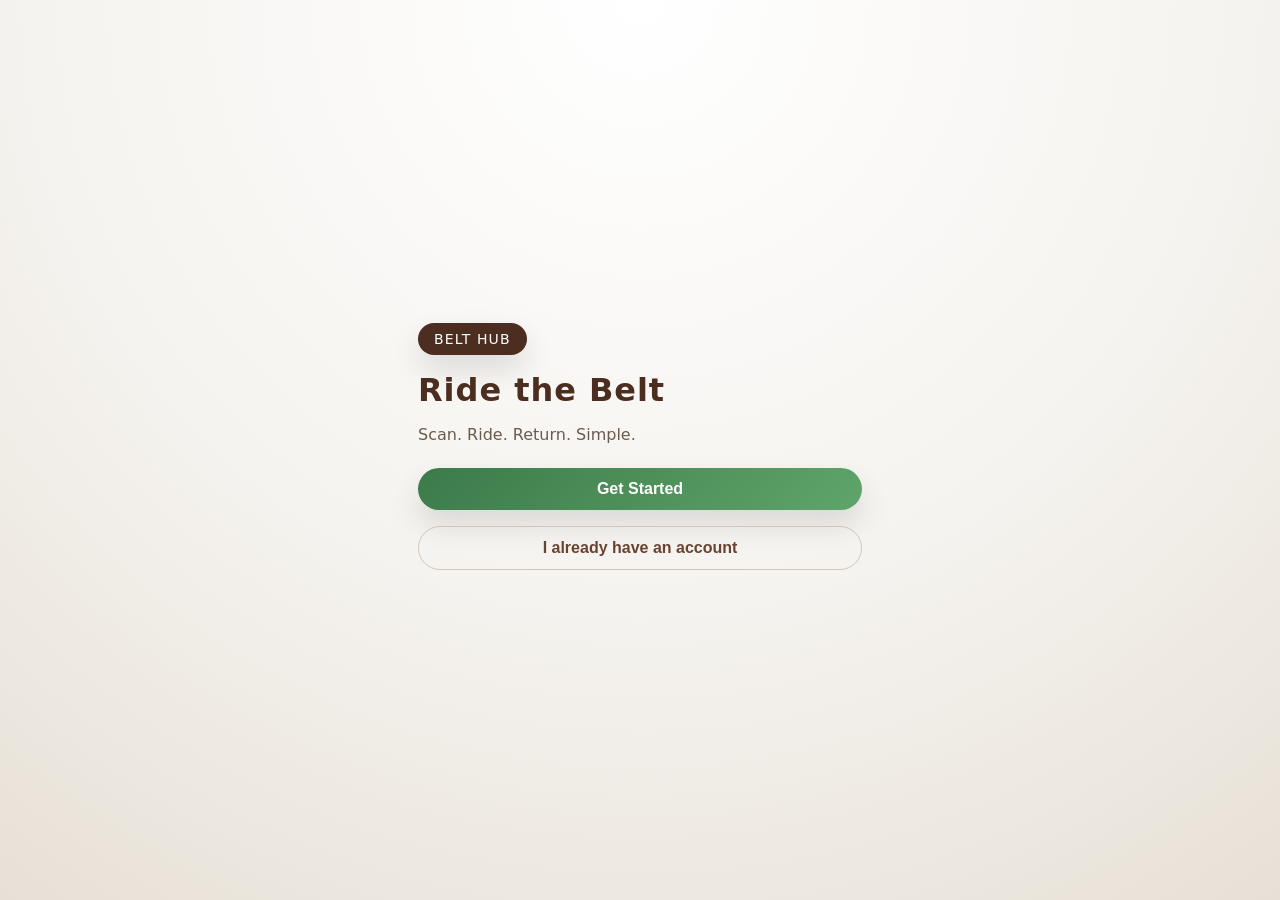
<file: index.html>
<!DOCTYPE html>
<html lang="en">
<head>
  <meta charset="UTF-8" />
  <title>Belt Hub</title>
  <meta name="viewport" content="width=device-width, initial-scale=1" />
  <link rel="stylesheet" href="/styles/style.css" />
</head>
<body>
  <div id="app">

    <!-- 1. WELCOME -->
    <section class="page" id="page-welcome">
      <div class="logo-badge">Belt Hub</div>
      <h1 class="title">Ride the Belt</h1>
      <p class="subtitle">Scan. Ride. Return. Simple.</p>
      <button class="btn primary" data-go="page-auth">Get Started</button>
      <button class="btn ghost" data-go="page-auth">I already have an account</button>
    </section>

    <!-- 2. AUTH (LOGIN / REGISTER) -->
    <section class="page hidden" id="page-auth">
      <h2 class="title">Sign in or create account</h2>
      <div class="card">
        <label class="field">
          <span>Email</span>
          <input type="email" id="auth-email" />
        </label>
        <label class="field">
          <span>Password</span>
          <input type="password" id="auth-password" />
        </label>
        <button class="btn primary" id="btn-login">Continue</button>
      </div>
      <button class="btn text" data-go="page-welcome">Back</button>
    </section>

    <!-- 3. HOME / START RIDE -->
    <section class="page hidden" id="page-home">
      <h2 class="title">Belt Hub</h2>
      <p class="subtitle">Bikes near you: <span id="bike-count">12</span></p>

      <div class="bubble-stack">
        <button class="bubble main" data-go="page-qr">
          Start Ride
        </button>
        <button class="bubble" data-go="page-history">
          My Rides
        </button>
        <button class="bubble" data-go="page-payment">
          Payment
        </button>
        <button class="bubble" data-go="page-help">
          Help
        </button>
      </div>
    </section>

    <!-- 4. QR SCAN BIKE -->
    <section class="page hidden" id="page-qr">
      <h2 class="title">Scan your bike</h2>
      <p class="subtitle">Point your camera at the QR code on the bike.</p>

      <div class="card qr-card">
        <div class="qr-placeholder">
          Camera preview here
        </div>
        <p class="note">
          When we detect a bike, we’ll show its ID and ask you to confirm.
        </p>
      </div>

      <button class="btn primary" id="btn-mock-scan">Mock scan bike #14</button>
      <button class="btn text" data-go="page-home">Cancel</button>
    </section>

    <!-- 5. ACTIVE RIDE -->
    <section class="page hidden" id="page-ride">
      <h2 class="title">You’re riding</h2>
      <p class="subtitle">Bike <span id="ride-bike-id">#14</span></p>

      <div class="timer-ring">
        <div class="timer-time" id="ride-timer">00:00:00</div>
      </div>
      <p class="note">
        $25 per hour. A $100 deposit is held until you end your ride.
      </p>

      <button class="btn danger" id="btn-end-ride">End Ride</button>
    </section>

    <!-- 6. END RIDE / SUMMARY -->
    <section class="page hidden" id="page-summary">
      <h2 class="title">Ride summary</h2>
      <div class="card">
        <p><strong>Bike:</strong> <span id="summary-bike-id">#14</span></p>
        <p><strong>Duration:</strong> <span id="summary-duration">00:32:15</span></p>
        <p><strong>Cost:</strong> $<span id="summary-cost">13.40</span></p>
        <p><strong>Deposit held:</strong> $100.00</p>
        <p><strong>Deposit returned:</strong> $<span id="summary-return">86.60</span></p>
      </div>
      <button class="btn primary" data-go="page-home">Done</button>
    </section>

  </div>

  <script type="module" src="/app.js"></script>
</body>
</html>
</file>
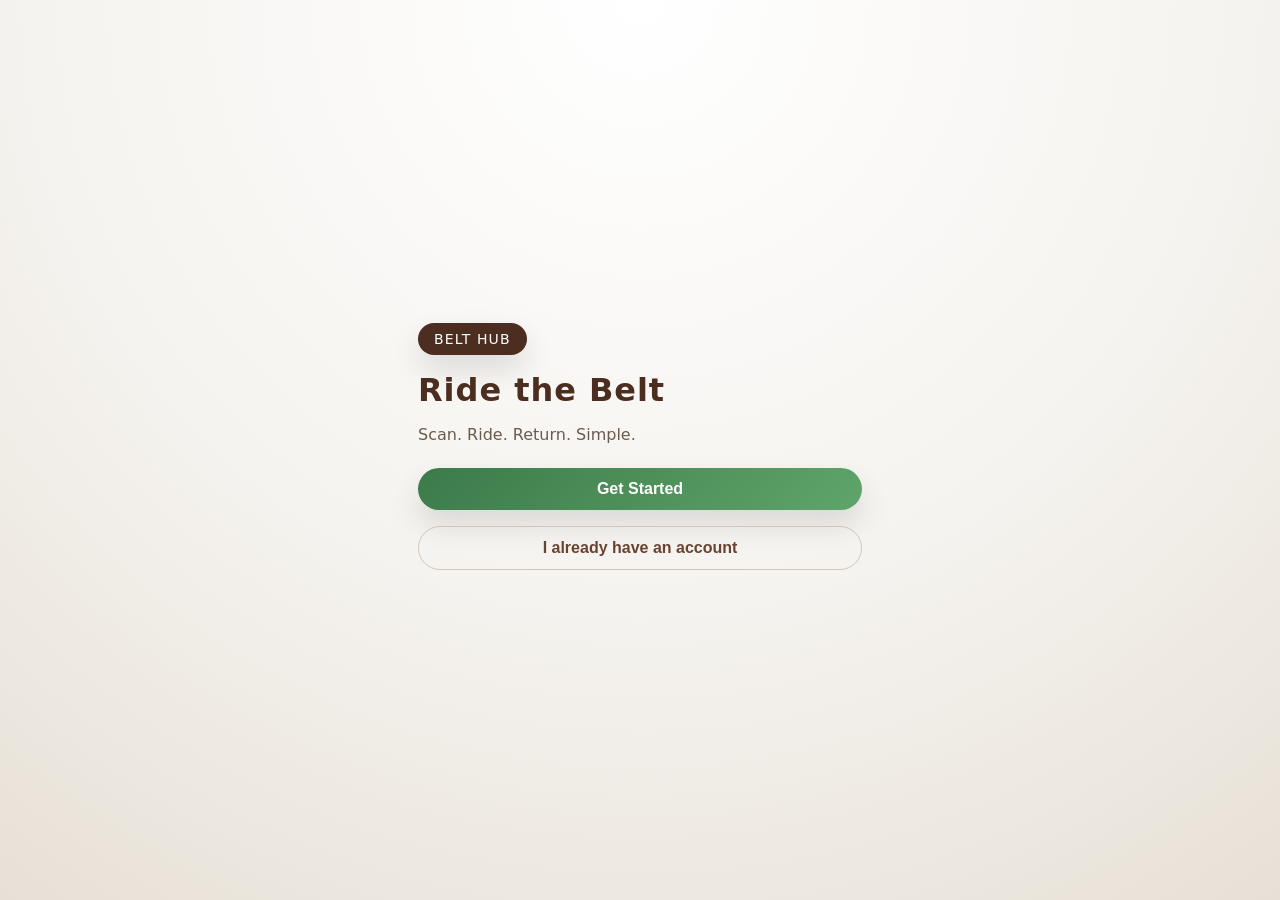
<file: public/index.html>
<!DOCTYPE html>
<html lang="en">
<head>
  <meta charset="UTF-8" />
  <title>Belt Hub</title>
  <meta name="viewport" content="width=device-width, initial-scale=1" />
  <link rel="stylesheet" href="/styles/style.css" />
</head>
<body>
  <div id="app">

    <!-- 1. WELCOME -->
    <section class="page" id="page-welcome">
      <div class="logo-badge">Belt Hub</div>
      <h1 class="title">Ride the Belt</h1>
      <p class="subtitle">Scan. Ride. Return. Simple.</p>
      <button class="btn primary" data-go="page-auth">Get Started</button>
      <button class="btn ghost" data-go="page-auth">I already have an account</button>
    </section>

    <!-- 2. AUTH (LOGIN / REGISTER) -->
    <section class="page hidden" id="page-auth">
      <h2 class="title">Sign in or create account</h2>
      <div class="card">
        <label class="field">
          <span>Email</span>
          <input type="email" id="auth-email" />
        </label>
        <label class="field">
          <span>Password</span>
          <input type="password" id="auth-password" />
        </label>
        <button class="btn primary" id="btn-login">Continue</button>
      </div>
      <button class="btn text" data-go="page-welcome">Back</button>
    </section>

    <!-- 3. HOME / START RIDE -->
    <section class="page hidden" id="page-home">
      <h2 class="title">Belt Hub</h2>
      <p class="subtitle">Bikes near you: <span id="bike-count">12</span></p>

      <div class="bubble-stack">
        <button class="bubble main" data-go="page-qr">
          Start Ride
        </button>
        <button class="bubble" data-go="page-history">
          My Rides
        </button>
        <button class="bubble" data-go="page-payment">
          Payment
        </button>
        <button class="bubble" data-go="page-help">
          Help
        </button>
      </div>
    </section>

    <!-- 4. QR SCAN BIKE -->
    <section class="page hidden" id="page-qr">
      <h2 class="title">Scan your bike</h2>
      <p class="subtitle">Point your camera at the QR code on the bike.</p>

      <div class="card qr-card">
        <div class="qr-placeholder">
          Camera preview here
        </div>
        <p class="note">
          When we detect a bike, we’ll show its ID and ask you to confirm.
        </p>
      </div>

      <button class="btn primary" id="btn-mock-scan">Mock scan bike #14</button>
      <button class="btn text" data-go="page-home">Cancel</button>
    </section>

    <!-- 5. ACTIVE RIDE -->
    <section class="page hidden" id="page-ride">
      <h2 class="title">You’re riding</h2>
      <p class="subtitle">Bike <span id="ride-bike-id">#14</span></p>

      <div class="timer-ring">
        <div class="timer-time" id="ride-timer">00:00:00</div>
      </div>
      <p class="note">
        $25 per hour. A $100 deposit is held until you end your ride.
      </p>

      <button class="btn danger" id="btn-end-ride">End Ride</button>
    </section>

    <!-- 6. END RIDE / SUMMARY -->
    <section class="page hidden" id="page-summary">
      <h2 class="title">Ride summary</h2>
      <div class="card">
        <p><strong>Bike:</strong> <span id="summary-bike-id">#14</span></p>
        <p><strong>Duration:</strong> <span id="summary-duration">00:32:15</span></p>
        <p><strong>Cost:</strong> $<span id="summary-cost">13.40</span></p>
        <p><strong>Deposit held:</strong> $100.00</p>
        <p><strong>Deposit returned:</strong> $<span id="summary-return">86.60</span></p>
      </div>
      <button class="btn primary" data-go="page-home">Done</button>
    </section>

  </div>

  <script type="module" src="/scripts/modules/auth.js"></script>
</body>
</html>
</file>
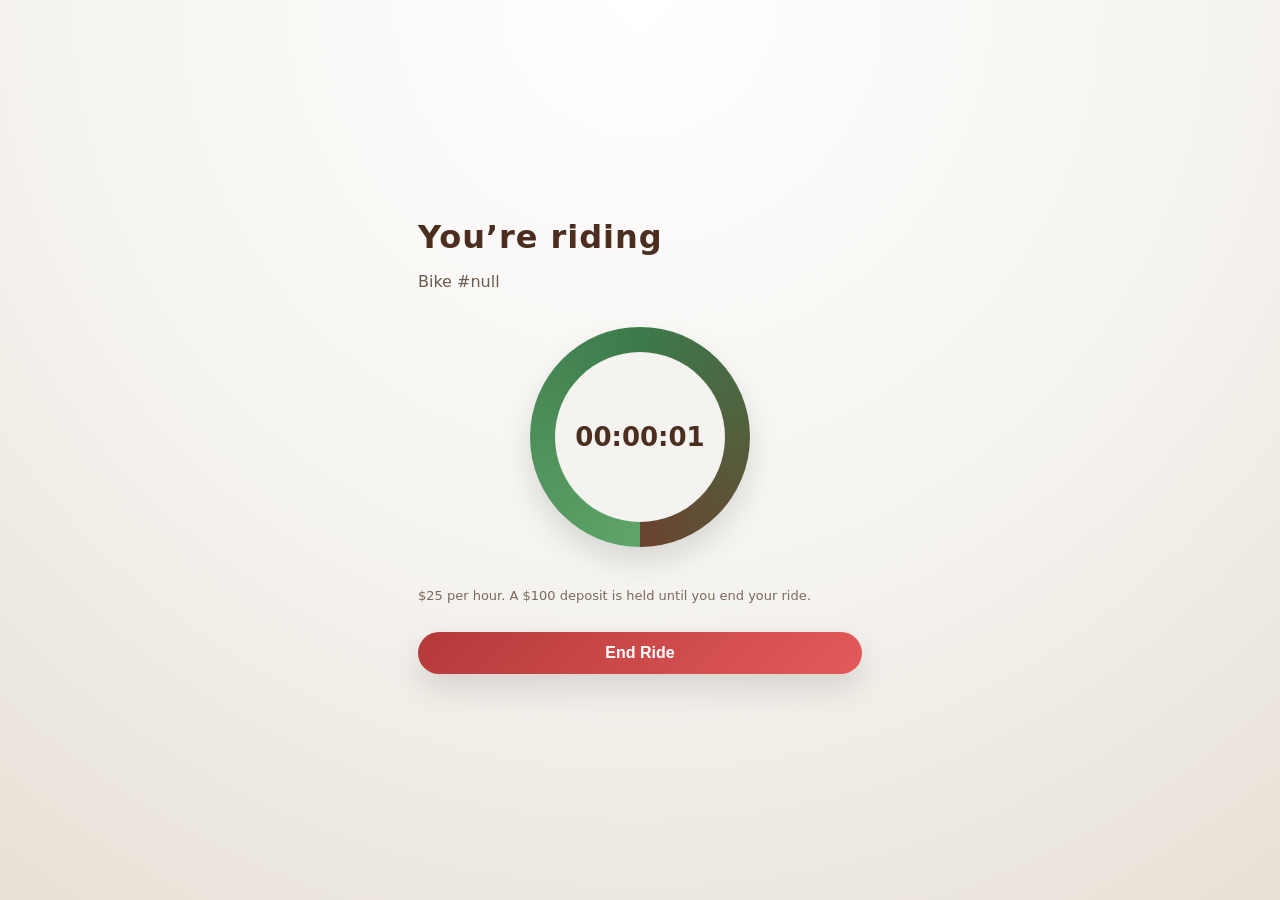
<file: public/pages/ride.html>
<!DOCTYPE html>
<html lang="en">
<head>
  <meta charset="UTF-8" />
  <title>Belt Hub – Active Ride</title>
  <meta name="viewport" content="width=device-width, initial-scale=1" />
  <link rel="stylesheet" href="/styles/style.css" />
</head>

<body data-page="ride">
  <div id="app">
    <section class="page" id="page-ride">
      <h2 class="title">You’re riding</h2>
      <p class="subtitle">Bike <span id="ride-bike-id">#?</span></p>

      <div class="timer-ring">
        <div class="timer-time" id="ride-timer">00:00:00</div>
      </div>

      <p class="note">
        $25 per hour. A $100 deposit is held until you end your ride.
      </p>

      <button class="btn danger" id="btn-end-ride">End Ride</button>
    </section>
  </div>

  <script type="module">
    import { startRental, endRental, formatDuration } from "/scripts/modules/rental.js";
    import { saveRide } from "/scripts/modules/indexedDB.js";
    import { go } from "/scripts/modules/ui.js";

    let timerInterval = null;

    document.addEventListener("DOMContentLoaded", () => {
      const bikeId = localStorage.getItem("scannedBike");
      document.getElementById("ride-bike-id").textContent = `#${bikeId}`;

      startRental(bikeId);

      timerInterval = setInterval(() => {
        const ms = Date.now() - JSON.parse(localStorage.getItem("activeRental")).start;
        document.getElementById("ride-timer").textContent = formatDuration(ms);
      }, 1000);
    });

    document.getElementById("btn-end-ride").addEventListener("click", async () => {
      clearInterval(timerInterval);

      const data = endRental();
      const formatted = formatDuration(data.duration);

      await saveRide({
        bikeId: data.bikeId,
        duration: formatted,
        cost: data.cost,
        returned: data.returned,
        timestamp: Date.now(),
        synced: false
      });

      localStorage.setItem("lastRide", JSON.stringify({
        bikeId: data.bikeId,
        duration: formatted,
        cost: data.cost,
        returned: data.returned
      }));

      go("summary");
    });
  </script>
</body>
</html>
</file>
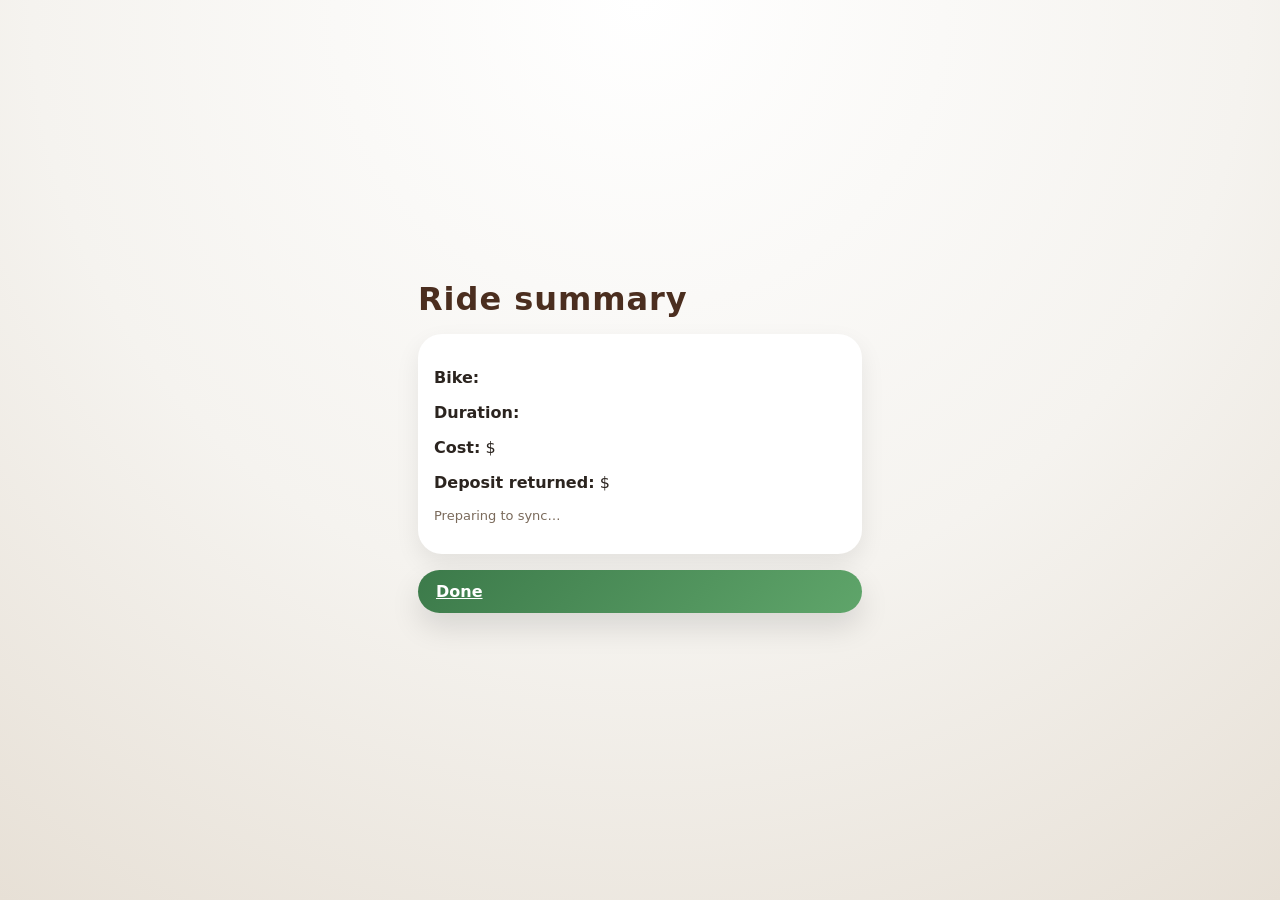
<file: public/pages/summary.html>
<!DOCTYPE html>
<html lang="en">
<head>
  <meta charset="UTF-8" />
  <title>Belt Hub – Ride Summary</title>
  <meta name="viewport" content="width=device-width, initial-scale=1" />
  <link rel="stylesheet" href="/styles/style.css" />
</head>

<body data-page="summary">
  <div id="app">
    <section class="page" id="page-summary">
      <h2 class="title">Ride summary</h2>

      <div class="card">
        <p><strong>Bike:</strong> <span id="summary-bike-id"></span></p>
        <p><strong>Duration:</strong> <span id="summary-duration"></span></p>
        <p><strong>Cost:</strong> $<span id="summary-cost"></span></p>
        <p><strong>Deposit returned:</strong> $<span id="summary-return"></span></p>

        <p id="sync-status" class="note">Preparing to sync…</p>
      </div>

      <a class="btn primary as-link" href="home.html">Done</a>
    </section>
  </div>

  <script type="module">
    document.addEventListener("DOMContentLoaded", () => {
      const data = JSON.parse(localStorage.getItem("lastRide"));

      document.getElementById("summary-bike-id").textContent = `#${data.bikeId}`;
      document.getElementById("summary-duration").textContent = data.duration;
      document.getElementById("summary-cost").textContent = data.cost.toFixed(2);
      document.getElementById("summary-return").textContent = data.returned.toFixed(2);

      document.getElementById("sync-status").textContent = "Ready for backend sync.";
    });
  </script>
</body>
</html>
</file>
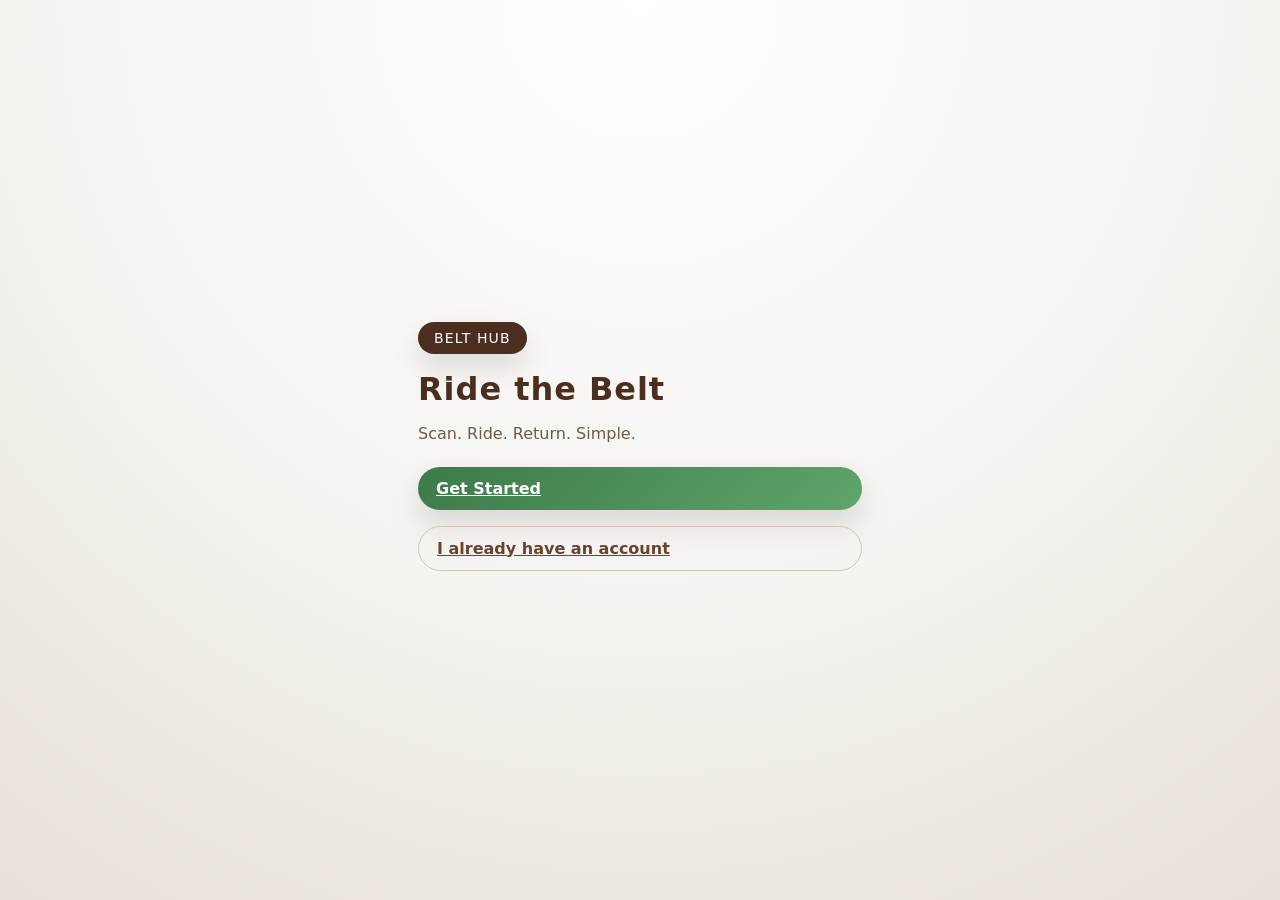
<file: public/pages/welcome.html>
<!DOCTYPE html>
<html lang="en">
<head>
  <meta charset="UTF-8" />
  <title>Belt Hub – Welcome</title>
  <meta name="viewport" content="width=device-width, initial-scale=1" />
  <link rel="stylesheet" href="/styles/style.css" />
  <script defer type="module" src="/scripts/app.js"></script>
</head>
<body data-page="welcome">
  <div id="app">
    <section class="page" id="page-welcome">
      <div class="logo-badge">Belt Hub</div>
      <h1 class="title">Ride the Belt</h1>
      <p class="subtitle">Scan. Ride. Return. Simple.</p>

      <a class="btn primary as-link" href="auth.html?mode=signup">Get Started</a>
      <a class="btn ghost as-link" href="auth.html?mode=login">I already have an account</a>
    </section>
  </div>
</body>
</html>
</file>
<file: styles/style.css>
:root {
  --brown: #4b2e1f;
  --brown-soft: #6a4330;
  --green: #3c7a4a;
  --green-soft: #5fa56a;
  --white: #ffffff;
  --bg: #f5f3ef;
  --text-main: #2b241f;
  --danger: #b53939;
  --radius-bubble: 999px;
  --shadow-soft: 0 14px 30px rgba(0, 0, 0, 0.12);
  --shadow-card: 0 10px 24px rgba(0, 0, 0, 0.08);
  --font-main: system-ui, -apple-system, BlinkMacSystemFont, "SF Pro Text", sans-serif;
}

*,
*::before,
*::after {
  box-sizing: border-box;
}

body {
  margin: 0;
  font-family: var(--font-main);
  background: radial-gradient(circle at top, #ffffff 0, var(--bg) 55%, #e7e0d6 100%);
  color: var(--text-main);
}

#app {
  min-height: 100vh;
  max-width: 480px;
  margin: 0 auto;
  padding: 24px 18px 32px;
  display: flex;
  align-items: stretch;
  justify-content: center;
}

.page {
  width: 100%;
  display: flex;
  flex-direction: column;
  gap: 16px;
  align-items: stretch;
  justify-content: center;
}

.hidden {
  display: none !important;
}

.logo-badge {
  align-self: flex-start;
  padding: 8px 16px;
  border-radius: 999px;
  background: var(--brown);
  color: var(--white);
  font-size: 14px;
  letter-spacing: 0.08em;
  text-transform: uppercase;
  box-shadow: var(--shadow-soft);
}

.title {
  font-size: 32px;
  font-weight: 700;
  letter-spacing: 0.03em;
  color: var(--brown);
  margin: 0;
}

.subtitle {
  margin: 0 0 8px;
  color: #6b5b4f;
}

.card {
  background: var(--white);
  border-radius: 24px;
  padding: 18px 16px;
  box-shadow: var(--shadow-card);
}

.field {
  display: flex;
  flex-direction: column;
  gap: 4px;
  margin-bottom: 12px;
  font-size: 14px;
}

.field span {
  color: #6b5b4f;
}

.field input {
  border-radius: 999px;
  border: 1px solid #d2c6b8;
  padding: 10px 14px;
  font-size: 15px;
  outline: none;
}

.field input:focus {
  border-color: var(--green-soft);
  box-shadow: 0 0 0 1px rgba(95, 165, 106, 0.4);
}

.btn {
  border: none;
  border-radius: var(--radius-bubble);
  padding: 12px 18px;
  font-size: 16px;
  font-weight: 600;
  cursor: pointer;
  transition: transform 0.08s ease, box-shadow 0.08s ease, background 0.12s ease;
}

.btn.primary {
  background: linear-gradient(135deg, var(--green) 0, var(--green-soft) 100%);
  color: var(--white);
  box-shadow: var(--shadow-soft);
}

.btn.ghost {
  background: transparent;
  color: var(--brown-soft);
  border: 1px solid #d2c6b8;
}

.btn.text {
  background: transparent;
  color: var(--brown-soft);
  padding: 6px 0;
  font-size: 14px;
}

.btn.danger {
  background: linear-gradient(135deg, var(--danger) 0, #e45a5a 100%);
  color: var(--white);
  box-shadow: var(--shadow-soft);
}

.btn:active {
  transform: translateY(1px) scale(0.99);
  box-shadow: 0 6px 16px rgba(0, 0, 0, 0.12);
}

.bubble-stack {
  display: flex;
  flex-direction: column;
  gap: 12px;
  margin-top: 8px;
}

.bubble {
  border-radius: var(--radius-bubble);
  border: none;
  padding: 14px 18px;
  text-align: left;
  font-size: 16px;
  font-weight: 600;
  background: var(--white);
  color: var(--brown-soft);
  box-shadow: var(--shadow-soft);
  cursor: pointer;
}

.bubble.main {
  background: radial-gradient(circle at top left, var(--green-soft), var(--green));
  color: var(--white);
}

.qr-card {
  display: flex;
  flex-direction: column;
  gap: 12px;
}

.qr-placeholder {
  height: 220px;
  border-radius: 24px;
  background: repeating-linear-gradient(
    45deg,
    #e3d8cb,
    #e3d8cb 10px,
    #f5eee4 10px,
    #f5eee4 20px
  );
  display: flex;
  align-items: center;
  justify-content: center;
  color: #7a6a5b;
  font-size: 14px;
}

.note {
  font-size: 13px;
  color: #7a6a5b;
}

.timer-ring {
  width: 220px;
  height: 220px;
  border-radius: 50%;
  margin: 12px auto;
  background: conic-gradient(from 180deg, var(--green-soft), var(--green), var(--brown-soft));
  display: flex;
  align-items: center;
  justify-content: center;
  box-shadow: var(--shadow-soft);
}

.timer-time {
  width: 170px;
  height: 170px;
  border-radius: 50%;
  background: var(--bg);
  display: flex;
  align-items: center;
  justify-content: center;
  font-size: 26px;
  font-weight: 700;
  color: var(--brown);
}
</file>
